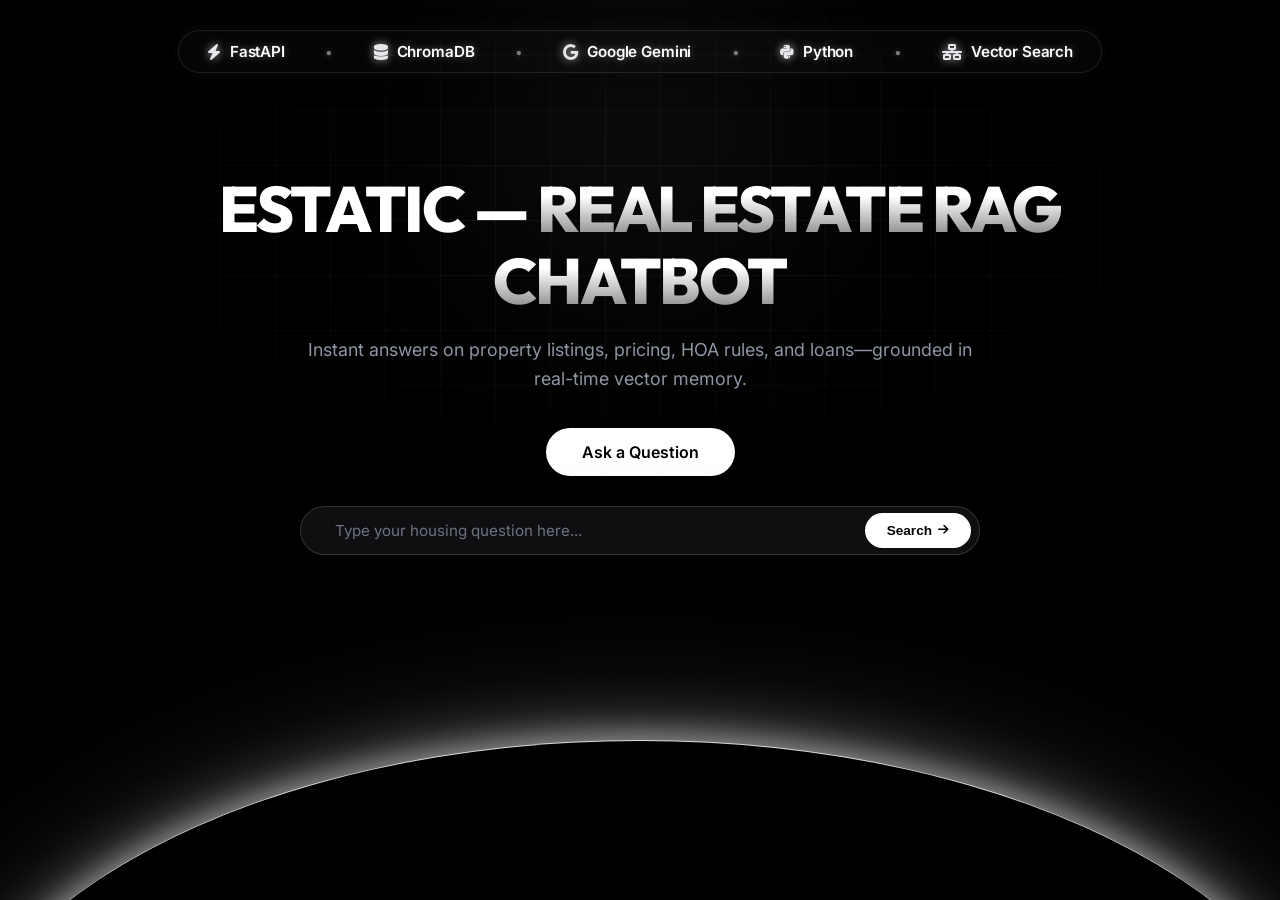
<file: frontend/index.html>
<!DOCTYPE html>
<html lang="en">
<head>
    <meta charset="UTF-8">
    <meta name="viewport" content="width=device-width, initial-scale=1.0">
    <title>Estatic — Real Estate RAG Chatbot</title>
    <!-- Modern Google Fonts: Outfit (Headings/Logo) & Inter (Body) -->
    <link rel="preconnect" href="https://fonts.googleapis.com">
    <link rel="preconnect" href="https://fonts.gstatic.com" crossorigin>
    <link href="https://fonts.googleapis.com/css2?family=Outfit:wght@600;700;800;900&family=Inter:wght@400;500;600;700;800&family=JetBrains+Mono:wght@400;500&display=swap" rel="stylesheet">
    <link rel="stylesheet" href="https://cdnjs.cloudflare.com/ajax/libs/font-awesome/6.5.1/css/all.min.css">
    <style>
        :root {
            --bg-black: #000000;
            --text-white: #ffffff;
            --text-muted: #8e95a5;
            --pill-border: rgba(255, 255, 255, 0.16);
            --brand-font: 'Outfit', sans-serif;
            --body-font: 'Inter', -apple-system, BlinkMacSystemFont, sans-serif;
            --code-font: 'JetBrains Mono', monospace;
        }

        * {
            box-sizing: border-box;
            margin: 0;
            padding: 0;
        }

        body {
            background-color: var(--bg-black);
            color: var(--text-white);
            font-family: var(--body-font);
            min-height: 100vh;
            overflow-x: hidden;
            position: relative;
            display: flex;
            flex-direction: column;
            align-items: center;
        }

        /* Perspective Grid Background */
        .grid-background {
            position: absolute;
            top: 0;
            left: 50%;
            transform: translateX(-50%);
            width: 100%;
            max-width: 1300px;
            height: 650px;
            background-image: 
                linear-gradient(to right, rgba(255, 255, 255, 0.045) 1px, transparent 1px),
                linear-gradient(to bottom, rgba(255, 255, 255, 0.045) 1px, transparent 1px);
            background-size: 55px 55px;
            mask-image: radial-gradient(ellipse 65% 55% at 50% 35%, black 25%, transparent 80%);
            -webkit-mask-image: radial-gradient(ellipse 65% 55% at 50% 35%, black 25%, transparent 80%);
            pointer-events: none;
            z-index: 1;
        }

        /* Ambient spotlight */
        .ambient-spotlight {
            position: absolute;
            top: 15%;
            left: 50%;
            transform: translate(-50%, -50%);
            width: 600px;
            height: 450px;
            background: radial-gradient(circle, rgba(255, 255, 255, 0.06) 0%, transparent 70%);
            filter: blur(80px);
            pointer-events: none;
            z-index: 1;
        }

        /* Main Page Layout Container */
        .page-container {
            width: 100%;
            max-width: 1320px;
            padding: 16px 24px 140px;
            position: relative;
            z-index: 2;
            display: flex;
            flex-direction: column;
            align-items: center;
        }

        /* Top Tech Stack Bar: 75% Width, Centered (12.5% on left and right) */
        .top-tech-bar {
            width: 75%;
            margin: 14px auto 30px;
            display: flex;
            align-items: center;
            justify-content: space-between;
            padding: 11px 28px;
            background: rgba(255, 255, 255, 0.02);
            border: 1px solid rgba(255, 255, 255, 0.1);
            border-radius: 9999px;
            box-shadow: 
                0 0 16px rgba(255, 255, 255, 0.04),
                0 4px 25px rgba(0, 0, 0, 0.5);
        }

        .tech-item {
            display: flex;
            align-items: center;
            gap: 8px;
            font-size: 0.88rem;
            font-weight: 500;
            color: #e5e7eb;
            letter-spacing: -0.01em;
            text-shadow: 0 0 8px rgba(255, 255, 255, 0.35);
            transition: all 0.2s;
        }

        .tech-item:hover {
            color: #ffffff;
            text-shadow: 0 0 12px rgba(255, 255, 255, 0.6);
        }

        .tech-item i {
            font-size: 0.92rem;
            color: #e5e7eb;
            filter: drop-shadow(0 0 5px rgba(255, 255, 255, 0.3));
        }

        .tech-separator {
            color: rgba(255, 255, 255, 0.45);
            font-size: 0.85rem;
            text-shadow: 0 0 6px rgba(255, 255, 255, 0.3);
        }

        /* Hero Content: Pushed down comfortably */
        .hero-section {
            display: flex;
            flex-direction: column;
            align-items: center;
            text-align: center;
            max-width: 980px;
            width: 100%;
            margin-top: 70px;
        }

        /* Top Pill Badge */
        .hero-pill {
            display: inline-flex;
            align-items: center;
            gap: 9px;
            background: rgba(255, 255, 255, 0.03);
            border: 1px solid var(--pill-border);
            padding: 6px 20px;
            border-radius: 9999px;
            font-size: 0.82rem;
            font-weight: 500;
            color: #e5e7eb;
            margin-bottom: 26px;
            letter-spacing: -0.01em;
        }

        .pill-dot {
            width: 6px;
            height: 6px;
            background-color: #10b981;
            border-radius: 50%;
            box-shadow: 0 0 8px #10b981;
        }

        /* Main Headline */
        .hero-headline {
            font-family: var(--brand-font);
            font-size: 4rem;
            font-weight: 800;
            letter-spacing: -0.035em;
            line-height: 1.12;
            margin-bottom: 20px;
            color: #ffffff;
            text-transform: uppercase;
        }

        .headline-gradient {
            background: linear-gradient(180deg, #ffffff 35%, rgba(255, 255, 255, 0.4) 100%);
            -webkit-background-clip: text;
            -webkit-text-fill-color: transparent;
        }

        /* Subtitle */
        .hero-subtitle {
            font-size: 1.12rem;
            color: var(--text-muted);
            max-width: 680px;
            line-height: 1.6;
            margin-bottom: 34px;
            font-weight: 400;
        }

        /* Centered Single Action Button: "Ask a Question" */
        .cta-group {
            display: flex;
            justify-content: center;
            align-items: center;
            margin-bottom: 30px;
        }

        .btn-launch {
            background-color: #ffffff;
            color: #000000;
            font-family: var(--body-font);
            font-weight: 600;
            font-size: 1rem;
            padding: 14px 36px;
            border-radius: 9999px;
            border: none;
            cursor: pointer;
            text-decoration: none;
            transition: opacity 0.2s, transform 0.15s;
        }

        .btn-launch:hover {
            opacity: 0.92;
            transform: scale(1.02);
        }

        /* Search input bar */
        .search-console {
            width: 100%;
            max-width: 680px;
            background: rgba(18, 18, 22, 0.85);
            border: 1px solid rgba(255, 255, 255, 0.15);
            border-radius: 9999px;
            padding: 6px 8px 6px 22px;
            display: flex;
            align-items: center;
            gap: 12px;
            box-shadow: 0 10px 40px rgba(0, 0, 0, 0.7);
            margin-bottom: 44px;
            transition: border-color 0.2s, box-shadow 0.2s;
        }

        .search-console:focus-within {
            border-color: rgba(255, 255, 255, 0.4);
            box-shadow: 0 0 30px rgba(255, 255, 255, 0.1);
        }

        .search-input {
            flex: 1;
            background: transparent;
            border: none;
            outline: none;
            color: #ffffff;
            font-size: 0.95rem;
            font-family: var(--body-font);
        }

        .search-input::placeholder {
            color: #6b7280;
        }

        .search-submit-btn {
            background: #ffffff;
            color: #000000;
            border: none;
            border-radius: 9999px;
            padding: 10px 22px;
            font-weight: 600;
            font-size: 0.85rem;
            cursor: pointer;
            display: flex;
            align-items: center;
            gap: 6px;
            transition: opacity 0.15s;
        }

        .search-submit-btn:hover {
            opacity: 0.9;
        }

        .search-submit-btn:disabled {
            opacity: 0.4;
            cursor: not-allowed;
        }

        /* Result Container */
        .response-container {
            width: 100%;
            max-width: 820px;
            display: none;
            background: rgba(14, 14, 18, 0.9);
            border: 1px solid rgba(255, 255, 255, 0.12);
            border-radius: 20px;
            padding: 24px;
            text-align: left;
            margin-bottom: 50px;
            box-shadow: 0 15px 50px rgba(0, 0, 0, 0.8);
        }

        .response-header {
            display: flex;
            justify-content: space-between;
            align-items: center;
            padding-bottom: 12px;
            margin-bottom: 16px;
            border-bottom: 1px solid rgba(255, 255, 255, 0.08);
            font-size: 0.85rem;
            color: #9ca3af;
        }

        .response-text {
            font-size: 1rem;
            line-height: 1.7;
            color: #e5e7eb;
            white-space: pre-wrap;
            margin-bottom: 20px;
        }

        .chunks-title {
            font-size: 0.78rem;
            font-weight: 700;
            text-transform: uppercase;
            letter-spacing: 0.05em;
            color: #9ca3af;
            margin-bottom: 10px;
        }

        .chunk-box {
            background: rgba(0, 0, 0, 0.6);
            border: 1px solid rgba(255, 255, 255, 0.08);
            border-radius: 8px;
            padding: 10px 14px;
            font-size: 0.78rem;
            font-family: var(--code-font);
            color: #cbd5e1;
            margin-bottom: 8px;
            white-space: pre-wrap;
        }

        .chunk-box.prop { border-left: 3px solid #a855f7; }
        .chunk-box.kb { border-left: 3px solid #10b981; }

        /* Subtle Tech Stack Row (Matches the original Sisyphus / Layers aesthetic) */
        .tech-logos {
            display: flex;
            align-items: center;
            justify-content: center;
            gap: 48px;
            flex-wrap: wrap;
            opacity: 0.38;
            transition: opacity 0.3s;
        }

        .tech-logos:hover {
            opacity: 0.75;
        }

        .tech-item {
            display: flex;
            align-items: center;
            gap: 9px;
            font-size: 0.95rem;
            font-weight: 600;
            color: #ffffff;
            letter-spacing: -0.01em;
        }

        .tech-item i {
            font-size: 1rem;
        }

        /* Bottom Glowing Planet Horizon Arc */
        .bottom-planet-arc {
            position: fixed;
            bottom: -220px;
            left: 50%;
            transform: translateX(-50%);
            width: 1400px;
            height: 380px;
            border-radius: 50% / 100% 100% 0 0;
            background: #000000;
            box-shadow: 
                0 -4px 30px rgba(255, 255, 255, 0.45),
                0 -12px 60px rgba(255, 255, 255, 0.25),
                0 -35px 120px rgba(255, 255, 255, 0.12);
            border-top: 1.5px solid rgba(255, 255, 255, 0.85);
            pointer-events: none;
            z-index: 1;
        }

        @media (max-width: 768px) {
            .hero-headline {
                font-size: 2.4rem;
            }
            .tech-logos {
                gap: 24px;
            }
        }
    </style>
</head>
<body>
    <!-- Subtle Grid Background & Ambient Lighting -->
    <div class="grid-background"></div>
    <div class="ambient-spotlight"></div>

    <div class="page-container">
        <!-- Top Tech Stack Bar: Spans 75% centered with 12.5% margin on both sides -->
        <div class="top-tech-bar">
            <div class="tech-item"><i class="fa-solid fa-bolt"></i> <span>FastAPI</span></div>
            <span class="tech-separator">•</span>
            <div class="tech-item"><i class="fa-solid fa-database"></i> <span>ChromaDB</span></div>
            <span class="tech-separator">•</span>
            <div class="tech-item"><i class="fa-brands fa-google"></i> <span>Google Gemini</span></div>
            <span class="tech-separator">•</span>
            <div class="tech-item"><i class="fa-brands fa-python"></i> <span>Python</span></div>
            <span class="tech-separator">•</span>
            <div class="tech-item"><i class="fa-solid fa-network-wired"></i> <span>Vector Search</span></div>
        </div>

        <!-- Main Hero -->
        <section class="hero-section">
            <!-- Headline: ESTATIC - REAL ESTATE RAG CHATBOT -->
            <h1 class="hero-headline">
                Estatic — <span class="headline-gradient">Real Estate RAG Chatbot</span>
            </h1>

            <!-- Subtitle: Balances visual weight -->
            <p class="hero-subtitle">
                Instant answers on property listings, pricing, HOA rules, and loans—grounded in real-time vector memory.
            </p>

            <!-- Centered Action Button: Ask a Question -->
            <div class="cta-group">
                <button class="btn-launch" onclick="focusSearch()">Ask a Question</button>
            </div>

            <!-- Integrated Search Console -->
            <div class="search-console">
                <i class="fa-solid fa-sparkles" style="color: #6b7280; font-size: 0.9rem;"></i>
                <input type="text" id="ragQueryInput" class="search-input" placeholder="Type your housing question here..." autocomplete="off">
                <button class="search-submit-btn" id="submitQueryBtn" onclick="executeRAG()">
                    <span id="btnText">Search</span>
                    <i class="fa-solid fa-arrow-right" style="font-size: 0.75rem;"></i>
                </button>
            </div>

            <!-- Expandable Response Container -->
            <div class="response-container" id="responseBox">
                <div class="response-header">
                    <span><i class="fa-solid fa-robot" style="margin-right: 6px;"></i> Response</span>
                    <span id="latencyTag">Gemini-2.5-Flash</span>
                </div>
                <div class="response-text" id="answerDisplay"></div>
                
                <div class="chunks-title"><i class="fa-solid fa-database" style="margin-right: 6px;"></i> Retrieved Context Chunks</div>
                <div id="chunksDisplay"></div>
            </div>
        </section>
    </div>

    <!-- Glowing Planetary Horizon Arc at Bottom -->
    <div class="bottom-planet-arc"></div>

    <script>
        const BACKEND_URL = "http://127.0.0.1:8000";

        function focusSearch() {
            const input = document.getElementById("ragQueryInput");
            input.focus();
            input.scrollIntoView({ behavior: 'smooth', block: 'center' });
        }

        async function executeRAG() {
            const input = document.getElementById("ragQueryInput");
            const query = input.value.trim();
            if (!query) return;

            const btn = document.getElementById("submitQueryBtn");
            const btnText = document.getElementById("btnText");
            const resBox = document.getElementById("responseBox");
            const answerDisplay = document.getElementById("answerDisplay");
            const chunksDisplay = document.getElementById("chunksDisplay");
            const latencyTag = document.getElementById("latencyTag");

            btn.disabled = true;
            btnText.textContent = "Searching...";
            resBox.style.display = "block";
            answerDisplay.innerHTML = `<span style="color:#9ca3af; font-style: italic;"><i class="fa-solid fa-circle-notch fa-spin"></i> Retrieving & generating...</span>`;
            chunksDisplay.innerHTML = "";

            const startTime = performance.now();

            try {
                const res = await fetch(`${BACKEND_URL}/api/chat`, {
                    method: "POST",
                    headers: { "Content-Type": "application/json" },
                    body: JSON.stringify({ query: query })
                });

                if (!res.ok) throw new Error(`HTTP Error ${res.status}`);

                const data = await res.json();
                const latency = Math.round(performance.now() - startTime);

                latencyTag.textContent = `${latency}ms`;
                answerDisplay.textContent = data.answer;

                const props = data.retrieved_context.properties || [];
                const kb = data.retrieved_context.knowledge_chunks || [];

                let chunksHtml = "";
                props.forEach((item, idx) => {
                    chunksHtml += `
                        <div class="chunk-box prop">
                            <strong style="color: #c084fc;">[Property Listing #${idx + 1}]</strong>\n${escapeHtml(item)}
                        </div>`;
                });

                kb.forEach((chunk, idx) => {
                    chunksHtml += `
                        <div class="chunk-box kb">
                            <strong style="color: #34d399;">[Knowledge Base Chunk #${idx + 1}]</strong>\n${escapeHtml(chunk)}
                        </div>`;
                });

                chunksDisplay.innerHTML = chunksHtml || `<div style="color: #6b7280;">No chunks matched.</div>`;

            } catch (err) {
                answerDisplay.innerHTML = `<span style="color:#ef4444;"><i class="fa-solid fa-circle-exclamation"></i> Error: ${err.message}. Ensure backend is running on port 8000.</span>`;
            } finally {
                btn.disabled = false;
                btnText.textContent = "Search";
            }
        }

        function escapeHtml(str) {
            return str.replace(/&/g, "&amp;").replace(/</g, "&lt;").replace(/>/g, "&gt;");
        }

        document.getElementById("ragQueryInput").addEventListener("keypress", (e) => {
            if (e.key === "Enter") executeRAG();
        });
    </script>
</body>
</html>
</file>
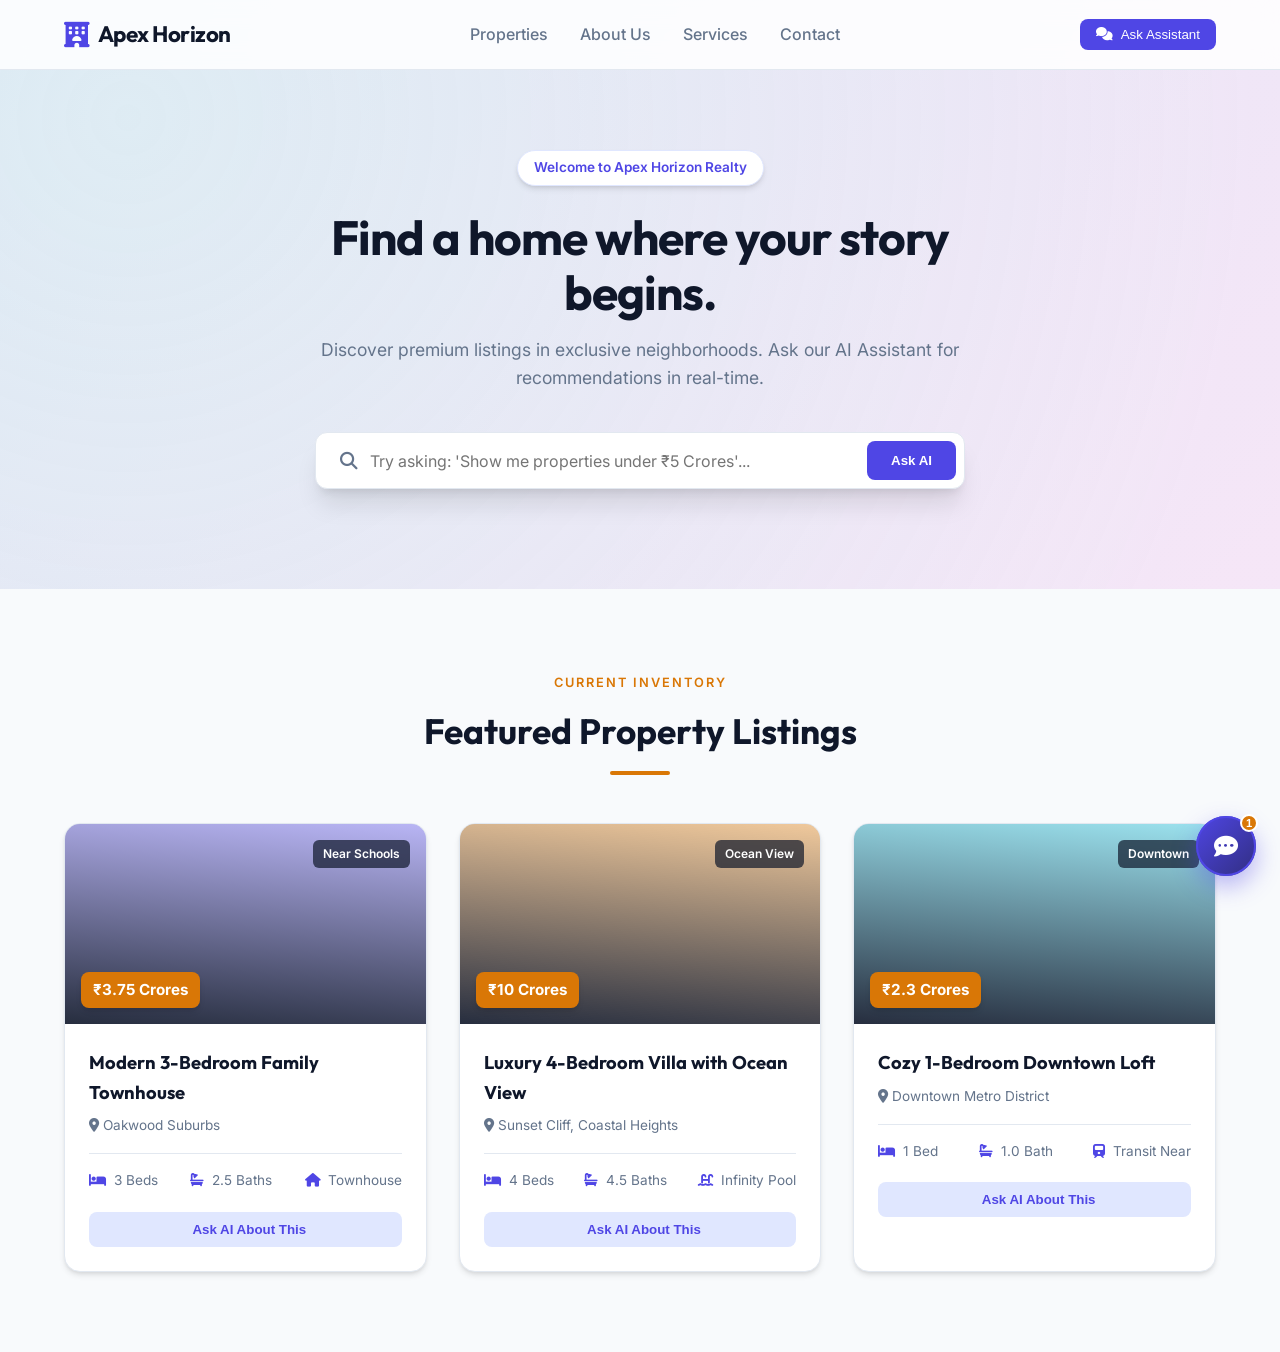
<file: frontend/index_backup.html>
<!DOCTYPE html>
<html lang="en">
<head>
    <meta charset="UTF-8">
    <meta name="viewport" content="width=device-width, initial-scale=1.0">
    <title>Apex Horizon Realty | Luxury & Modern Properties</title>
    <!-- Google Fonts for premium typography -->
    <link rel="preconnect" href="https://fonts.googleapis.com">
    <link rel="preconnect" href="https://fonts.gstatic.com" crossorigin>
    <link href="https://fonts.googleapis.com/css2?family=Inter:wght@300;400;500;600;700&family=Outfit:wght@400;500;600;700;800&display=swap" rel="stylesheet">
    <!-- FontAwesome for icons -->
    <link rel="stylesheet" href="https://cdnjs.cloudflare.com/ajax/libs/font-awesome/6.4.0/css/all.min.css">
    <!-- Custom Stylesheet -->
    <link rel="stylesheet" href="widget.css">
</head>
<body>

    <!-- 1. Header & Navigation -->
    <header class="navbar">
        <div class="nav-container">
            <a href="#" class="nav-logo">
                <i class="fa-solid fa-hotel logo-icon"></i>
                <span>Apex Horizon</span>
            </a>
            <nav class="nav-menu">
                <a href="#listings" class="nav-link">Properties</a>
                <a href="#about" class="nav-link">About Us</a>
                <a href="#services" class="nav-link">Services</a>
                <a href="#contact" class="nav-link">Contact</a>
            </nav>
            <button class="nav-cta" onclick="toggleChat(true)">
                <i class="fa-solid fa-comments"></i> Ask Assistant
            </button>
        </div>
    </header>

    <!-- 2. Hero Section -->
    <section class="hero-section">
        <div class="hero-overlay"></div>
        <div class="hero-content">
            <span class="hero-tag">Welcome to Apex Horizon Realty</span>
            <h1 class="hero-title">Find a home where your story begins.</h1>
            <p class="hero-subtitle">Discover premium listings in exclusive neighborhoods. Ask our AI Assistant for recommendations in real-time.</p>
            
            <!-- Hero Search bar - Integrated with AI Chatbot! -->
            <div class="search-bar-container">
                <div class="search-input-wrapper">
                    <i class="fa-solid fa-magnifying-glass search-icon"></i>
                    <input type="text" id="heroSearchInput" placeholder="Try asking: 'Show me properties under ₹5 Crores'...">
                </div>
                <button class="search-btn" id="heroSearchBtn">Ask AI</button>
            </div>
        </div>
    </section>

    <!-- 3. Featured Property Listings -->
    <section class="listings-section" id="listings">
        <div class="section-header">
            <span class="section-tag">Current Inventory</span>
            <h2 class="section-title">Featured Property Listings</h2>
            <div class="accent-line"></div>
        </div>

        <div class="listings-grid">
            <!-- Property 1 -->
            <div class="property-card">
                <div class="property-image-placeholder prop-img-townhouse">
                    <span class="badge-price">₹3.75 Crores</span>
                    <span class="badge-tag">Near Schools</span>
                </div>
                <div class="property-details">
                    <h3 class="property-title">Modern 3-Bedroom Family Townhouse</h3>
                    <p class="property-location"><i class="fa-solid fa-location-dot"></i> Oakwood Suburbs</p>
                    <div class="property-features">
                        <span><i class="fa-solid fa-bed"></i> 3 Beds</span>
                        <span><i class="fa-solid fa-bath"></i> 2.5 Baths</span>
                        <span><i class="fa-solid fa-house"></i> Townhouse</span>
                    </div>
                    <button class="card-btn" onclick="askAIChat('Tell me more about the Modern 3-Bedroom Family Townhouse in Oakwood Suburbs')">
                        <i class="fa-solid fa-sparkles"></i> Ask AI About This
                    </button>
                </div>
            </div>

            <!-- Property 2 -->
            <div class="property-card">
                <div class="property-image-placeholder prop-img-villa">
                    <span class="badge-price">₹10 Crores</span>
                    <span class="badge-tag">Ocean View</span>
                </div>
                <div class="property-details">
                    <h3 class="property-title">Luxury 4-Bedroom Villa with Ocean View</h3>
                    <p class="property-location"><i class="fa-solid fa-location-dot"></i> Sunset Cliff, Coastal Heights</p>
                    <div class="property-features">
                        <span><i class="fa-solid fa-bed"></i> 4 Beds</span>
                        <span><i class="fa-solid fa-bath"></i> 4.5 Baths</span>
                        <span><i class="fa-solid fa-swimming-pool"></i> Infinity Pool</span>
                    </div>
                    <button class="card-btn" onclick="askAIChat('Can you describe the Luxury 4-Bedroom Villa with Ocean View?')">
                        <i class="fa-solid fa-sparkles"></i> Ask AI About This
                    </button>
                </div>
            </div>

            <!-- Property 3 -->
            <div class="property-card">
                <div class="property-image-placeholder prop-img-loft">
                    <span class="badge-price">₹2.3 Crores</span>
                    <span class="badge-tag">Downtown</span>
                </div>
                <div class="property-details">
                    <h3 class="property-title">Cozy 1-Bedroom Downtown Loft</h3>
                    <p class="property-location"><i class="fa-solid fa-location-dot"></i> Downtown Metro District</p>
                    <div class="property-features">
                        <span><i class="fa-solid fa-bed"></i> 1 Bed</span>
                        <span><i class="fa-solid fa-bath"></i> 1.0 Bath</span>
                        <span><i class="fa-solid fa-train"></i> Transit Near</span>
                    </div>
                    <button class="card-btn" onclick="askAIChat('What features does the Cozy 1-Bedroom Downtown Loft have?')">
                        <i class="fa-solid fa-sparkles"></i> Ask AI About This
                    </button>
                </div>
            </div>
        </div>
    </section>

    <!-- 4. RAG Chatbot Widget Interface -->
    <!-- Floating Chat Trigger Button -->
    <button class="chat-trigger-btn" id="chatTrigger" onclick="toggleChat()">
        <span class="pulse-ring"></span>
        <i class="fa-solid fa-comment-dots text-icon"></i>
        <i class="fa-solid fa-xmark close-icon hidden"></i>
        <span class="notification-badge">1</span>
    </button>

    <!-- Chat Drawer Panel -->
    <div class="chat-drawer" id="chatDrawer">
        <!-- Chat Header -->
        <div class="chat-header">
            <div class="chat-agent-info">
                <div class="agent-avatar">
                    <i class="fa-solid fa-robot"></i>
                    <span class="status-dot online"></span>
                </div>
                <div class="agent-text">
                    <h4>Apex Horizon Concierge</h4>
                    <p>AI RAG Search Assistant</p>
                </div>
            </div>
            <button class="chat-close-btn" onclick="toggleChat(false)">
                <i class="fa-solid fa-minus"></i>
            </button>
        </div>

        <!-- Chat Output Messages Feed -->
        <div class="chat-messages" id="chatMessages">
            <div class="msg-bubble bot">
                <div class="message-content">
                    <p>Hello! I am your AI assistant. I can search our active property database and answer questions about locations, pricing, features, or buying rules. How can I help you find your dream home today?</p>
                </div>
                <span class="msg-timestamp">Just now</span>
            </div>
        </div>

        <!-- Suggestion Chips (Predefined Queries) -->
        <div class="suggestion-chips" id="suggestionChips">
            <button class="chip" onclick="askAIChat('Show me 3-bedroom family townhouses')">🏡 3-Bed Townhouse</button>
            <button class="chip" onclick="askAIChat('Do you have properties with pools or ocean views?')">🌊 Ocean View & Pool</button>
            <button class="chip" onclick="askAIChat('Are there any listings under $300,000?')">💰 Under $300k</button>
            <button class="chip" onclick="askAIChat('I want a quiet cottage with a large backyard')">🌳 Cottage with Yard</button>
        </div>

        <!-- Chat Input Form -->
        <div class="chat-input-area">
            <form id="chatForm" onsubmit="handleChatSubmit(event)">
                <input type="text" id="chatInputField" placeholder="Type a message..." autocomplete="off">
                <button type="submit" class="chat-send-btn" id="chatSendBtn">
                    <i class="fa-solid fa-paper-plane"></i>
                </button>
            </form>
        </div>
    </div>

    <!-- Custom Javascript Widget Logic -->
    <script src="widget.js"></script>
</body>
</html>
</file>
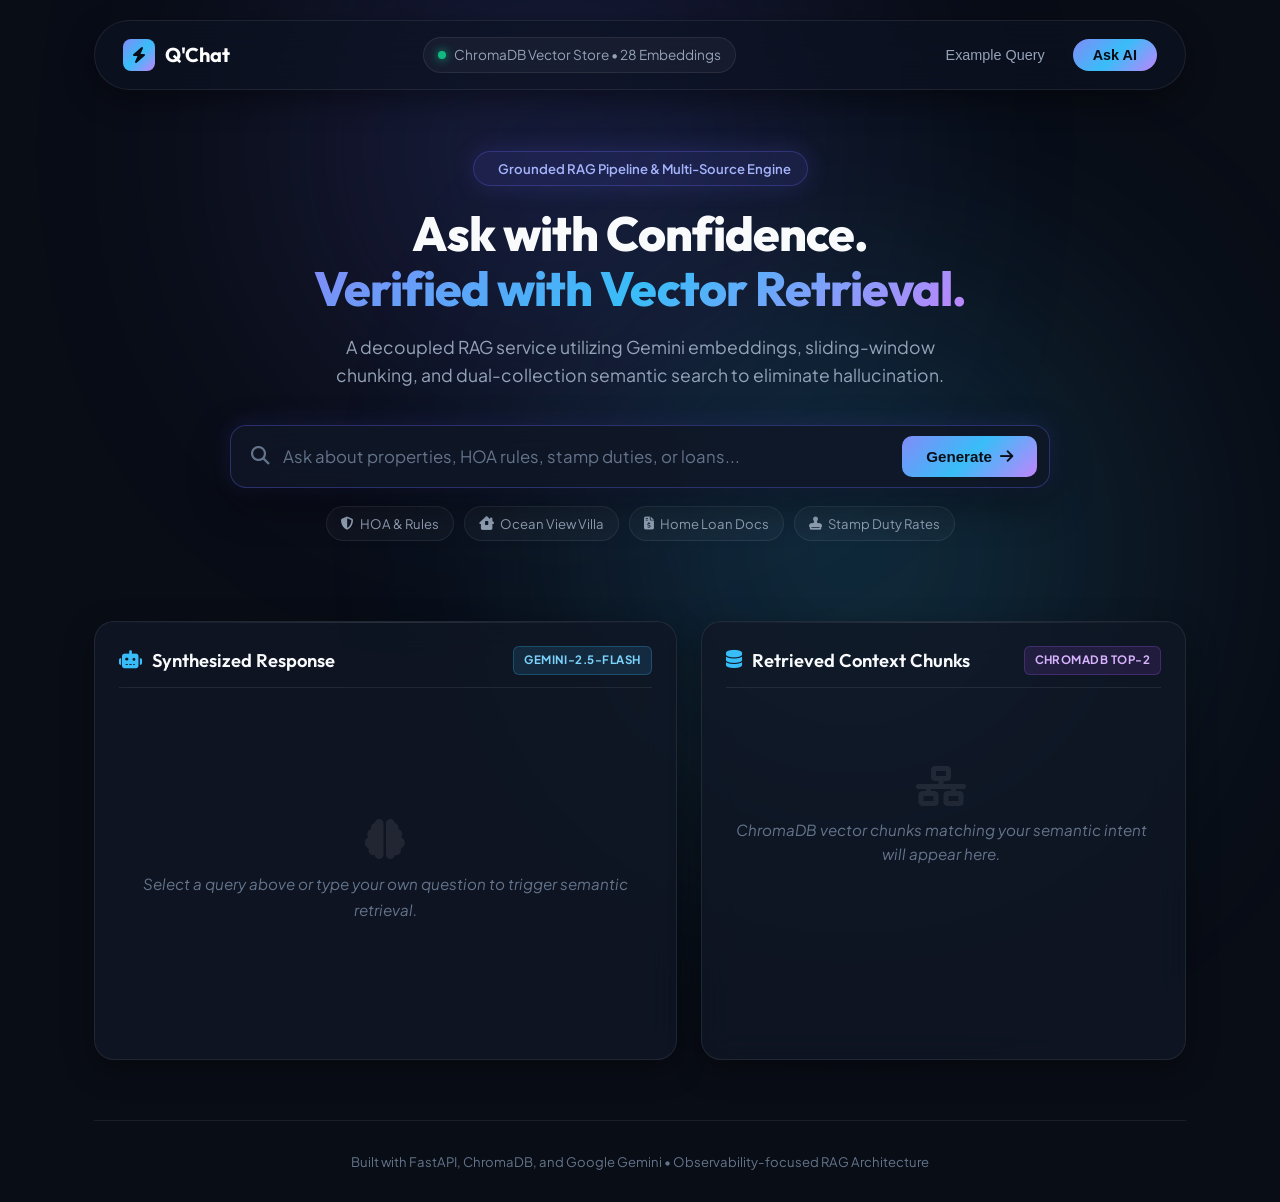
<file: frontend/index_dribbble.html>
<!DOCTYPE html>
<html lang="en">
<head>
    <meta charset="UTF-8">
    <meta name="viewport" content="width=device-width, initial-scale=1.0">
    <title>Q'Chat — Intelligent Real Estate RAG Engine</title>
    <!-- Modern Google Typography -->
    <link rel="preconnect" href="https://fonts.googleapis.com">
    <link rel="preconnect" href="https://fonts.gstatic.com" crossorigin>
    <link href="https://fonts.googleapis.com/css2?family=Outfit:wght@400;500;600;700;800&family=Plus+Jakarta+Sans:wght@400;500;600;700&family=Fira+Code:wght@400;500&display=swap" rel="stylesheet">
    <!-- FontAwesome for sleek icons -->
    <link rel="stylesheet" href="https://cdnjs.cloudflare.com/ajax/libs/font-awesome/6.5.1/css/all.min.css">
    <style>
        :root {
            --bg: #090d16;
            --bg-secondary: #0d1322;
            --card-bg: rgba(16, 23, 38, 0.75);
            --card-hover: rgba(22, 31, 50, 0.85);
            --border: rgba(255, 255, 255, 0.08);
            --border-highlight: rgba(99, 102, 241, 0.35);
            --text-primary: #f8fafc;
            --text-secondary: #94a3b8;
            --text-muted: #64748b;
            --gradient-primary: linear-gradient(135deg, #818cf8 0%, #38bdf8 50%, #c084fc 100%);
            --gradient-card: linear-gradient(180deg, rgba(255, 255, 255, 0.04) 0%, rgba(255, 255, 255, 0.01) 100%);
            --accent-glow: rgba(99, 102, 241, 0.18);
            --cyan-glow: rgba(56, 189, 248, 0.18);
            --prop-color: #a855f7;
            --kb-color: #10b981;
        }

        * {
            box-sizing: border-box;
            margin: 0;
            padding: 0;
        }

        body {
            font-family: 'Plus Jakarta Sans', sans-serif;
            background-color: var(--bg);
            color: var(--text-primary);
            line-height: 1.6;
            min-height: 100vh;
            overflow-x: hidden;
            position: relative;
        }

        /* Ambient Glow Backgrounds */
        .ambient-glow {
            position: fixed;
            width: 600px;
            height: 600px;
            border-radius: 50%;
            filter: blur(140px);
            pointer-events: none;
            z-index: 0;
            opacity: 0.45;
        }

        .glow-1 {
            top: -150px;
            left: 20%;
            background: radial-gradient(circle, #6366f1 0%, transparent 70%);
        }

        .glow-2 {
            top: 250px;
            right: 10%;
            background: radial-gradient(circle, #38bdf8 0%, transparent 70%);
        }

        /* Container */
        .container {
            max-width: 1140px;
            margin: 0 auto;
            padding: 0 24px;
            position: relative;
            z-index: 1;
        }

        /* Floating Glass Navbar */
        .navbar {
            display: flex;
            justify-content: space-between;
            align-items: center;
            padding: 16px 28px;
            margin-top: 20px;
            margin-bottom: 40px;
            background: rgba(13, 19, 34, 0.65);
            backdrop-filter: blur(20px);
            border: 1px solid var(--border);
            border-radius: 100px;
            box-shadow: 0 10px 30px rgba(0, 0, 0, 0.4);
        }

        .brand-logo {
            display: flex;
            align-items: center;
            gap: 10px;
            font-family: 'Outfit', sans-serif;
            font-size: 1.25rem;
            font-weight: 700;
            color: #fff;
            text-decoration: none;
        }

        .brand-logo-icon {
            width: 32px;
            height: 32px;
            background: var(--gradient-primary);
            border-radius: 8px;
            display: flex;
            align-items: center;
            justify-content: center;
            color: #090d16;
            font-size: 1rem;
        }

        .nav-status {
            display: flex;
            align-items: center;
            gap: 8px;
            font-size: 0.85rem;
            color: var(--text-secondary);
            background: rgba(255, 255, 255, 0.04);
            padding: 6px 14px;
            border-radius: 50px;
            border: 1px solid var(--border);
        }

        .status-dot {
            width: 8px;
            height: 8px;
            background-color: #10b981;
            border-radius: 50%;
            box-shadow: 0 0 10px #10b981;
        }

        .nav-actions {
            display: flex;
            align-items: center;
            gap: 12px;
        }

        .btn-ghost {
            background: transparent;
            color: var(--text-secondary);
            border: none;
            padding: 8px 16px;
            font-size: 0.9rem;
            font-weight: 500;
            cursor: pointer;
            transition: color 0.2s;
        }

        .btn-ghost:hover {
            color: #fff;
        }

        .btn-primary {
            background: var(--gradient-primary);
            color: #090d16;
            font-weight: 600;
            font-size: 0.9rem;
            padding: 8px 20px;
            border-radius: 50px;
            border: none;
            cursor: pointer;
            transition: transform 0.2s, box-shadow 0.2s;
        }

        .btn-primary:hover {
            transform: translateY(-1px);
            box-shadow: 0 4px 20px rgba(56, 189, 248, 0.35);
        }

        /* Hero Section */
        .hero {
            text-align: center;
            padding: 20px 0 40px;
        }

        .pill-badge {
            display: inline-flex;
            align-items: center;
            gap: 8px;
            background: rgba(99, 102, 241, 0.12);
            border: 1px solid rgba(99, 102, 241, 0.3);
            padding: 6px 16px;
            border-radius: 100px;
            font-size: 0.82rem;
            font-weight: 600;
            color: #a5b4fc;
            margin-bottom: 20px;
            box-shadow: 0 0 25px rgba(99, 102, 241, 0.2);
        }

        .hero-title {
            font-family: 'Outfit', sans-serif;
            font-size: 3rem;
            font-weight: 800;
            line-height: 1.15;
            margin-bottom: 16px;
            letter-spacing: -0.02em;
        }

        .text-gradient {
            background: var(--gradient-primary);
            -webkit-background-clip: text;
            -webkit-text-fill-color: transparent;
        }

        .hero-subtitle {
            font-size: 1.1rem;
            color: var(--text-secondary);
            max-width: 620px;
            margin: 0 auto 36px;
            line-height: 1.6;
        }

        /* Q'Chat Command Center Box */
        .command-bar-wrapper {
            max-width: 820px;
            margin: 0 auto 40px;
            position: relative;
        }

        .command-bar {
            background: rgba(16, 23, 38, 0.85);
            backdrop-filter: blur(24px);
            border: 1px solid var(--border-highlight);
            border-radius: 16px;
            padding: 10px 12px 10px 20px;
            display: flex;
            align-items: center;
            gap: 14px;
            box-shadow: 0 15px 40px rgba(0, 0, 0, 0.45), 0 0 25px var(--accent-glow);
            transition: all 0.3s cubic-bezier(0.16, 1, 0.3, 1);
        }

        .command-bar:focus-within {
            border-color: #38bdf8;
            box-shadow: 0 15px 50px rgba(0, 0, 0, 0.55), 0 0 35px var(--cyan-glow);
        }

        .search-icon {
            color: var(--text-muted);
            font-size: 1.15rem;
        }

        .command-input {
            flex: 1;
            background: transparent;
            border: none;
            outline: none;
            color: #fff;
            font-size: 1.05rem;
            font-family: inherit;
        }

        .command-input::placeholder {
            color: var(--text-muted);
        }

        .execute-btn {
            background: var(--gradient-primary);
            color: #090d16;
            border: none;
            border-radius: 10px;
            padding: 12px 24px;
            font-weight: 600;
            font-size: 0.95rem;
            cursor: pointer;
            display: flex;
            align-items: center;
            gap: 8px;
            transition: all 0.2s ease;
        }

        .execute-btn:hover {
            opacity: 0.92;
            transform: scale(1.02);
        }

        .execute-btn:disabled {
            opacity: 0.4;
            cursor: not-allowed;
            transform: none;
        }

        /* Query Suggestion Pills */
        .query-pills {
            display: flex;
            justify-content: center;
            gap: 10px;
            flex-wrap: wrap;
            margin-top: 18px;
        }

        .query-pill {
            background: rgba(255, 255, 255, 0.03);
            border: 1px solid var(--border);
            border-radius: 50px;
            padding: 6px 14px;
            font-size: 0.82rem;
            color: var(--text-secondary);
            cursor: pointer;
            transition: all 0.2s;
            display: flex;
            align-items: center;
            gap: 6px;
        }

        .query-pill:hover {
            background: rgba(99, 102, 241, 0.12);
            color: #f8fafc;
            border-color: rgba(99, 102, 241, 0.35);
            transform: translateY(-1px);
        }

        /* Main Workspace Canvas (Dual Pane) */
        .workspace-grid {
            display: grid;
            grid-template-columns: 1.2fr 1fr;
            gap: 24px;
            margin-bottom: 60px;
        }

        @media (max-width: 900px) {
            .workspace-grid {
                grid-template-columns: 1fr;
            }
            .hero-title {
                font-size: 2.3rem;
            }
        }

        .glass-panel {
            background: var(--card-bg);
            backdrop-filter: blur(16px);
            border: 1px solid var(--border);
            border-radius: 20px;
            padding: 24px;
            box-shadow: 0 10px 30px rgba(0, 0, 0, 0.35);
            display: flex;
            flex-direction: column;
            position: relative;
            overflow: hidden;
        }

        .glass-panel::before {
            content: '';
            position: absolute;
            top: 0;
            left: 0;
            right: 0;
            height: 1px;
            background: linear-gradient(90deg, transparent, rgba(255, 255, 255, 0.12), transparent);
        }

        .panel-header {
            display: flex;
            justify-content: space-between;
            align-items: center;
            margin-bottom: 18px;
            padding-bottom: 12px;
            border-bottom: 1px solid var(--border);
        }

        .panel-title {
            font-family: 'Outfit', sans-serif;
            font-size: 1.15rem;
            font-weight: 600;
            display: flex;
            align-items: center;
            gap: 10px;
        }

        .panel-title i {
            color: #38bdf8;
        }

        .panel-badge {
            font-size: 0.72rem;
            font-weight: 700;
            letter-spacing: 0.04em;
            text-transform: uppercase;
            padding: 4px 10px;
            border-radius: 6px;
        }

        .badge-generation {
            background: rgba(56, 189, 248, 0.12);
            color: #7dd3fc;
            border: 1px solid rgba(56, 189, 248, 0.25);
        }

        .badge-retrieval {
            background: rgba(168, 85, 247, 0.12);
            color: #d8b4fe;
            border: 1px solid rgba(168, 85, 247, 0.25);
        }

        /* Answer Content */
        .answer-box {
            font-size: 1rem;
            color: #e2e8f0;
            line-height: 1.7;
            white-space: pre-wrap;
            flex: 1;
        }

        .empty-placeholder {
            color: var(--text-muted);
            font-size: 0.95rem;
            font-style: italic;
            display: flex;
            flex-direction: column;
            align-items: center;
            justify-content: center;
            height: 220px;
            text-align: center;
            gap: 12px;
        }

        .empty-placeholder i {
            font-size: 2.5rem;
            color: rgba(255, 255, 255, 0.08);
        }

        /* Chunk List */
        .chunk-list {
            display: flex;
            flex-direction: column;
            gap: 14px;
            max-height: 480px;
            overflow-y: auto;
            padding-right: 4px;
        }

        .chunk-list::-webkit-scrollbar {
            width: 5px;
        }

        .chunk-list::-webkit-scrollbar-thumb {
            background: var(--border);
            border-radius: 4px;
        }

        .chunk-card {
            background: rgba(9, 13, 22, 0.6);
            border: 1px solid var(--border);
            border-radius: 12px;
            padding: 14px 16px;
            font-size: 0.86rem;
            position: relative;
            transition: all 0.2s;
        }

        .chunk-card:hover {
            background: rgba(15, 23, 38, 0.8);
            border-color: rgba(255, 255, 255, 0.14);
        }

        .chunk-card.prop {
            border-left: 3px solid var(--prop-color);
        }

        .chunk-card.kb {
            border-left: 3px solid var(--kb-color);
        }

        .chunk-meta {
            display: flex;
            justify-content: space-between;
            align-items: center;
            font-size: 0.72rem;
            font-weight: 600;
            margin-bottom: 8px;
        }

        .chunk-tag-prop { color: var(--prop-color); }
        .chunk-tag-kb { color: var(--kb-color); }

        .chunk-text {
            font-family: 'Fira Code', monospace;
            font-size: 0.8rem;
            color: #cbd5e1;
            line-height: 1.55;
            white-space: pre-wrap;
        }

        /* Loading indicator */
        .spinner {
            display: inline-block;
            width: 16px;
            height: 16px;
            border: 2px solid rgba(9, 13, 22, 0.3);
            border-radius: 50%;
            border-top-color: #090d16;
            animation: spin 0.7s linear infinite;
        }

        @keyframes spin {
            to { transform: rotate(360deg); }
        }

        /* Footer */
        footer {
            text-align: center;
            padding: 30px 0;
            color: var(--text-muted);
            font-size: 0.82rem;
            border-top: 1px solid var(--border);
        }
    </style>
</head>
<body>
    <!-- Ambient Background Lighting -->
    <div class="ambient-glow glow-1"></div>
    <div class="ambient-glow glow-2"></div>

    <div class="container">
        <!-- Floating Navbar -->
        <header class="navbar">
            <a href="#" class="brand-logo">
                <div class="brand-logo-icon">
                    <i class="fa-solid fa-bolt"></i>
                </div>
                <span>Q'Chat</span>
            </a>

            <div class="nav-status">
                <span class="status-dot"></span>
                <span>ChromaDB Vector Store • 28 Embeddings</span>
            </div>

            <div class="nav-actions">
                <button class="btn-ghost" onclick="setQuery('Show me luxury villas with ocean view')">Example Query</button>
                <button class="btn-primary" onclick="document.getElementById('queryInput').focus()">Ask AI</button>
            </div>
        </header>

        <!-- Hero Title Section -->
        <section class="hero">
            <div class="pill-badge">
                <i class="fa-solid fa-sparkles"></i>
                <span>Grounded RAG Pipeline & Multi-Source Engine</span>
            </div>
            <h1 class="hero-title">
                Ask with Confidence.<br>
                <span class="text-gradient">Verified with Vector Retrieval.</span>
            </h1>
            <p class="hero-subtitle">
                A decoupled RAG service utilizing Gemini embeddings, sliding-window chunking, and dual-collection semantic search to eliminate hallucination.
            </p>

            <!-- Q'Chat Centerpiece Command Bar -->
            <div class="command-bar-wrapper">
                <div class="command-bar">
                    <i class="fa-solid fa-magnifying-glass search-icon"></i>
                    <input type="text" id="queryInput" class="command-input" placeholder="Ask about properties, HOA rules, stamp duties, or loans..." autocomplete="off">
                    <button class="execute-btn" id="askBtn" onclick="runRAG()">
                        <span id="btnText">Generate</span>
                        <i class="fa-solid fa-arrow-right" id="btnIcon"></i>
                    </button>
                </div>

                <!-- Instant Filter Suggestion Pills -->
                <div class="query-pills">
                    <span class="query-pill" onclick="setQuery('What is an HOA and how much are the monthly fees?')">
                        <i class="fa-solid fa-shield-halved"></i> HOA & Rules
                    </span>
                    <span class="query-pill" onclick="setQuery('Show me luxury villas with ocean view')">
                        <i class="fa-solid fa-house-chimney-window"></i> Ocean View Villa
                    </span>
                    <span class="query-pill" onclick="setQuery('What documents are required for a home loan in India?')">
                        <i class="fa-solid fa-file-invoice-dollar"></i> Home Loan Docs
                    </span>
                    <span class="query-pill" onclick="setQuery('What is the stamp duty rate in West Bengal?')">
                        <i class="fa-solid fa-stamp"></i> Stamp Duty Rates
                    </span>
                </div>
            </div>
        </section>

        <!-- Main Inspection Canvas -->
        <main class="workspace-grid">
            <!-- 1. LLM Grounded Answer Card -->
            <div class="glass-panel">
                <div class="panel-header">
                    <div class="panel-title">
                        <i class="fa-solid fa-robot"></i>
                        <span>Synthesized Response</span>
                    </div>
                    <span class="panel-badge badge-generation">Gemini-2.5-Flash</span>
                </div>
                <div id="answerArea" class="answer-box">
                    <div class="empty-placeholder">
                        <i class="fa-solid fa-brain"></i>
                        <span>Select a query above or type your own question to trigger semantic retrieval.</span>
                    </div>
                </div>
            </div>

            <!-- 2. ChromaDB Retrieved Context Chunks (Telemetry / Observability Pane) -->
            <div class="glass-panel">
                <div class="panel-header">
                    <div class="panel-title">
                        <i class="fa-solid fa-database"></i>
                        <span>Retrieved Context Chunks</span>
                    </div>
                    <span class="panel-badge badge-retrieval">ChromaDB Top-2</span>
                </div>
                <div id="retrievedArea" class="chunk-list">
                    <div class="empty-placeholder">
                        <i class="fa-solid fa-network-wired"></i>
                        <span>ChromaDB vector chunks matching your semantic intent will appear here.</span>
                    </div>
                </div>
            </div>
        </main>

        <!-- Minimal Footer -->
        <footer>
            Built with FastAPI, ChromaDB, and Google Gemini • Observability-focused RAG Architecture
        </footer>
    </div>

    <!-- Client-Side RAG Fetch Logic -->
    <script>
        const BACKEND_URL = "http://127.0.0.1:8000";

        function setQuery(text) {
            document.getElementById("queryInput").value = text;
            runRAG();
        }

        async function runRAG() {
            const input = document.getElementById("queryInput");
            const query = input.value.trim();
            if (!query) return;

            const btn = document.getElementById("askBtn");
            const btnText = document.getElementById("btnText");
            const btnIcon = document.getElementById("btnIcon");
            const answerArea = document.getElementById("answerArea");
            const retrievedArea = document.getElementById("retrievedArea");

            // UI Loading state
            btn.disabled = true;
            btnText.textContent = "Retrieving...";
            btnIcon.className = "spinner";
            answerArea.innerHTML = `<div style="color: #38bdf8; font-style: italic;"><i class="fa-solid fa-circle-notch fa-spin"></i> Embedding query with task_type='retrieval_query' & synthesizing response...</div>`;
            retrievedArea.innerHTML = `<div style="color: var(--text-muted); font-style: italic;">Scanning ChromaDB vector space...</div>`;

            try {
                const res = await fetch(`${BACKEND_URL}/api/chat`, {
                    method: "POST",
                    headers: { "Content-Type": "application/json" },
                    body: JSON.stringify({ query: query })
                });

                if (!res.ok) {
                    throw new Error(`Server returned HTTP ${res.status}`);
                }

                const data = await res.json();

                // 1. Render Grounded Answer
                answerArea.textContent = data.answer;

                // 2. Render Retrieved Chunks with Badges
                const props = data.retrieved_context.properties || [];
                const kb = data.retrieved_context.knowledge_chunks || [];

                if (props.length === 0 && kb.length === 0) {
                    retrievedArea.innerHTML = `<div class="empty-placeholder"><span>No vector matches found in database.</span></div>`;
                } else {
                    let html = "";
                    props.forEach((item, idx) => {
                        html += `
                            <div class="chunk-card prop">
                                <div class="chunk-meta">
                                    <span class="chunk-tag-prop"><i class="fa-solid fa-building"></i> properties_collection</span>
                                    <span style="color: var(--text-muted)">Rank #${idx + 1}</span>
                                </div>
                                <div class="chunk-text">${escapeHtml(item)}</div>
                            </div>`;
                    });

                    kb.forEach((chunk, idx) => {
                        html += `
                            <div class="chunk-card kb">
                                <div class="chunk-meta">
                                    <span class="chunk-tag-kb"><i class="fa-solid fa-book-bookmark"></i> knowledge_chunks (500-char, 20% stride)</span>
                                    <span style="color: var(--text-muted)">Rank #${idx + 1}</span>
                                </div>
                                <div class="chunk-text">${escapeHtml(chunk)}</div>
                            </div>`;
                    });
                    retrievedArea.innerHTML = html;
                }

            } catch (err) {
                answerArea.innerHTML = `<div style="color: #f87171;"><i class="fa-solid fa-triangle-exclamation"></i> <strong>Connection Error:</strong> ${err.message}. Ensure the FastAPI backend is running on port 8000.</div>`;
                retrievedArea.innerHTML = `<div class="empty-placeholder"><span>Retrieval failed.</span></div>`;
            } finally {
                btn.disabled = false;
                btnText.textContent = "Generate";
                btnIcon.className = "fa-solid fa-arrow-right";
            }
        }

        function escapeHtml(str) {
            return str.replace(/&/g, "&amp;").replace(/</g, "&lt;").replace(/>/g, "&gt;");
        }

        // Trigger search on Enter key
        document.getElementById("queryInput").addEventListener("keypress", (e) => {
            if (e.key === "Enter") runRAG();
        });
    </script>
</body>
</html>
</file>
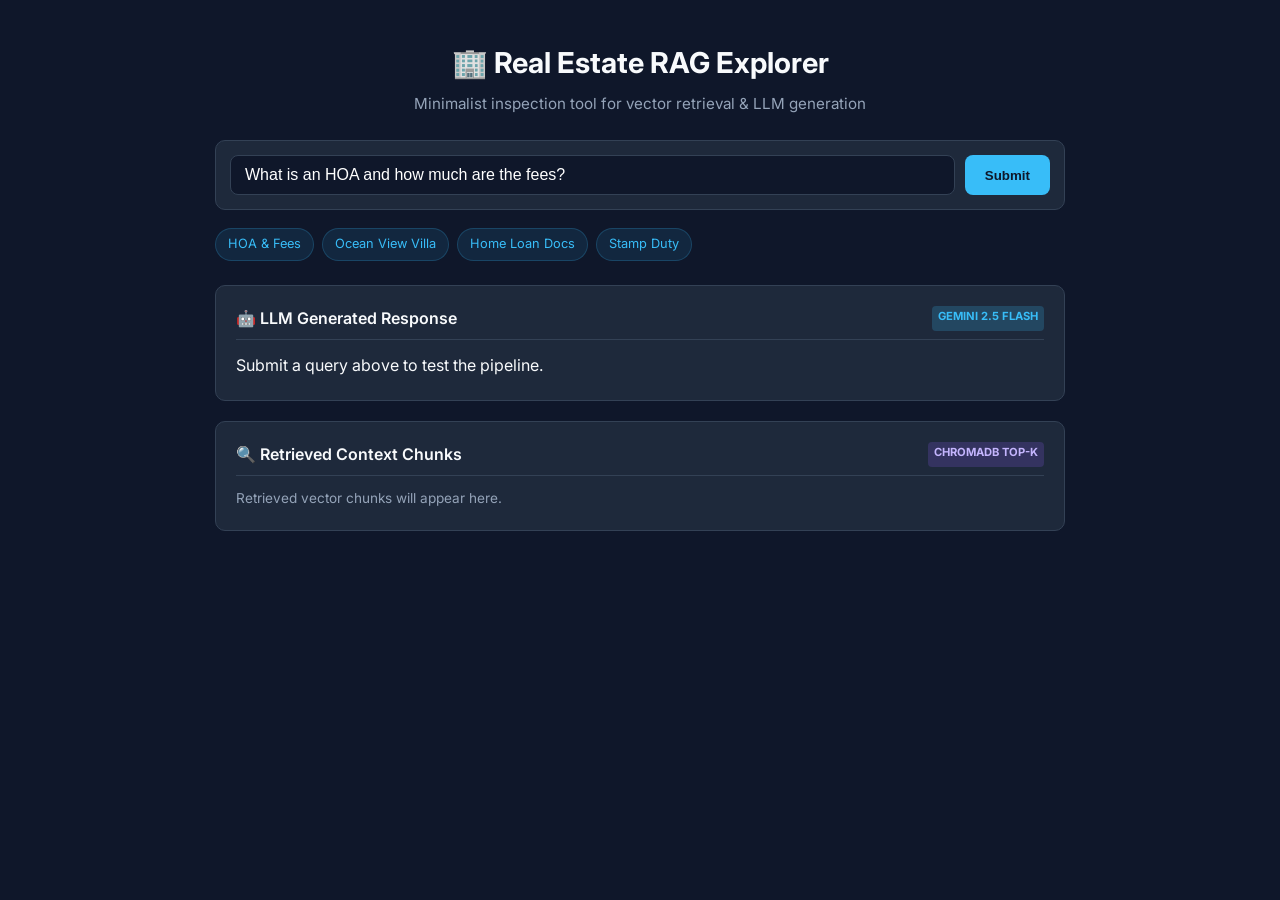
<file: frontend/index_minimal.html>
<!DOCTYPE html>
<html lang="en">
<head>
    <meta charset="UTF-8">
    <meta name="viewport" content="width=device-width, initial-scale=1.0">
    <title>Real Estate RAG Explorer (Minimal)</title>
    <link href="https://fonts.googleapis.com/css2?family=Inter:wght@400;500;600;700&family=Fira+Code:wght@400;500&display=swap" rel="stylesheet">
    <style>
        :root {
            --bg: #0f172a;
            --card-bg: #1e293b;
            --border: #334155;
            --accent: #38bdf8;
            --text-main: #f8fafc;
            --text-muted: #94a3b8;
            --prop-tag: #8b5cf6;
            --kb-tag: #10b981;
        }
        * { box-sizing: border-box; margin: 0; padding: 0; }
        body {
            font-family: 'Inter', sans-serif;
            background: var(--bg);
            color: var(--text-main);
            padding: 40px 20px;
            line-height: 1.6;
        }
        .container { max-width: 850px; margin: 0 auto; }
        header { text-align: center; margin-bottom: 24px; }
        h1 { font-size: 1.8rem; margin-bottom: 6px; }
        p.subtitle { color: var(--text-muted); font-size: 0.95rem; }
        .search-box {
            background: var(--card-bg);
            border: 1px solid var(--border);
            border-radius: 10px;
            padding: 14px;
            display: flex;
            gap: 10px;
            margin-bottom: 18px;
        }
        input[type="text"] {
            flex: 1;
            background: #0f172a;
            border: 1px solid var(--border);
            border-radius: 8px;
            padding: 10px 14px;
            color: #fff;
            font-size: 1rem;
            outline: none;
        }
        button {
            background: var(--accent);
            color: #0f172a;
            font-weight: 600;
            border: none;
            border-radius: 8px;
            padding: 10px 20px;
            cursor: pointer;
        }
        .pills { display: flex; gap: 8px; flex-wrap: wrap; margin-bottom: 24px; }
        .pill {
            background: rgba(56, 189, 248, 0.1);
            color: var(--accent);
            border: 1px solid rgba(56, 189, 248, 0.2);
            border-radius: 20px;
            padding: 5px 12px;
            font-size: 0.8rem;
            cursor: pointer;
        }
        .card {
            background: var(--card-bg);
            border: 1px solid var(--border);
            border-radius: 10px;
            padding: 20px;
            margin-bottom: 20px;
        }
        .card-header {
            font-weight: 600;
            margin-bottom: 12px;
            padding-bottom: 8px;
            border-bottom: 1px solid var(--border);
            display: flex;
            justify-content: space-between;
        }
        .answer-content { font-size: 1rem; line-height: 1.7; white-space: pre-wrap; }
        .chunk-item {
            background: #0f172a;
            border: 1px solid var(--border);
            border-radius: 6px;
            padding: 10px;
            font-size: 0.82rem;
            font-family: 'Fira Code', monospace;
            margin-bottom: 10px;
            white-space: pre-wrap;
        }
        .chunk-item.prop { border-left: 3px solid var(--prop-tag); }
        .chunk-item.kb { border-left: 3px solid var(--kb-tag); }
        .tag { font-size: 0.7rem; font-weight: 700; text-transform: uppercase; padding: 2px 6px; border-radius: 4px; }
        .tag-gen { background: rgba(56, 189, 248, 0.2); color: var(--accent); }
        .tag-ret { background: rgba(139, 92, 246, 0.2); color: #c4b5fd; }
    </style>
</head>
<body>
    <div class="container">
        <header>
            <h1>🏢 Real Estate RAG Explorer</h1>
            <p class="subtitle">Minimalist inspection tool for vector retrieval & LLM generation</p>
        </header>

        <div class="search-box">
            <input type="text" id="queryInput" placeholder="Ask about properties, loans, HOA..." value="What is an HOA and how much are the fees?">
            <button id="askBtn" onclick="runRAG()">Submit</button>
        </div>

        <div class="pills">
            <span class="pill" onclick="setQuery('What is an HOA and how much are the fees?')">HOA & Fees</span>
            <span class="pill" onclick="setQuery('Show me luxury villas with ocean view')">Ocean View Villa</span>
            <span class="pill" onclick="setQuery('What documents do I need for a home loan in India?')">Home Loan Docs</span>
            <span class="pill" onclick="setQuery('What is the stamp duty rate in West Bengal?')">Stamp Duty</span>
        </div>

        <div class="card">
            <div class="card-header">
                <span>🤖 LLM Generated Response</span>
                <span class="tag tag-gen">Gemini 2.5 Flash</span>
            </div>
            <div id="answerArea" class="answer-content">Submit a query above to test the pipeline.</div>
        </div>

        <div class="card">
            <div class="card-header">
                <span>🔍 Retrieved Context Chunks</span>
                <span class="tag tag-ret">ChromaDB Top-K</span>
            </div>
            <div id="retrievedArea">
                <p style="color: var(--text-muted); font-size: 0.85rem;">Retrieved vector chunks will appear here.</p>
            </div>
        </div>
    </div>

    <script>
        const BACKEND_URL = "http://127.0.0.1:8000";

        function setQuery(t) {
            document.getElementById("queryInput").value = t;
            runRAG();
        }

        async function runRAG() {
            const input = document.getElementById("queryInput");
            const q = input.value.trim();
            if (!q) return;

            const btn = document.getElementById("askBtn");
            const ans = document.getElementById("answerArea");
            const ret = document.getElementById("retrievedArea");

            btn.disabled = true;
            ans.textContent = "Retrieving & generating...";
            ret.innerHTML = "";

            try {
                const res = await fetch(`${BACKEND_URL}/api/chat`, {
                    method: "POST",
                    headers: { "Content-Type": "application/json" },
                    body: JSON.stringify({ query: q })
                });
                const data = await res.json();
                ans.textContent = data.answer;

                const props = data.retrieved_context.properties || [];
                const kb = data.retrieved_context.knowledge_chunks || [];

                let html = "";
                props.forEach((p, idx) => {
                    html += `<div class="chunk-item prop"><strong>[Property Listing #${idx+1}]</strong>\n${escapeHtml(p)}</div>`;
                });
                kb.forEach((k, idx) => {
                    html += `<div class="chunk-item kb"><strong>[Knowledge Chunk #${idx+1}]</strong>\n${escapeHtml(k)}</div>`;
                });
                ret.innerHTML = html || "<p style='color:#94a3b8'>No chunks retrieved.</p>";
            } catch (err) {
                ans.textContent = "Error: " + err.message;
            } finally {
                btn.disabled = false;
            }
        }

        function escapeHtml(s) {
            return s.replace(/&/g, "&amp;").replace(/</g, "&lt;").replace(/>/g, "&gt;");
        }
        document.getElementById("queryInput").addEventListener("keypress", (e) => {
            if (e.key === "Enter") runRAG();
        });
    </script>
</body>
</html>
</file>
<file: frontend/widget.css>
/* --------------------------------------------------
   🎨 GLOBAL STYLES & VARIABLE TOKENS
   -------------------------------------------------- */
:root {
    /* Color Palette */
    --primary: #4f46e5;         /* Rich Indigo */
    --primary-hover: #3730a3;
    --primary-light: #e0e7ff;
    --accent: #d97706;          /* Warm Gold/Amber */
    --accent-hover: #b45309;
    --bg-light: #f8fafc;        /* Soft Slate white */
    --text-dark: #0f172a;       /* Deep Slate */
    --text-muted: #64748b;      /* Slate Grey */
    --border-color: #e2e8f0;    /* Light grey border */
    
    /* Dark Theme / Glassmorphism Tokens for Chatbot */
    --chat-bg: rgba(15, 23, 42, 0.88); /* Semi-transparent dark slate */
    --chat-border: rgba(255, 255, 255, 0.08);
    --chat-bubble-bot: rgba(30, 41, 59, 0.9);
    --chat-bubble-user: #4f46e5;
    
    /* Layout Tokens */
    --font-sans: 'Inter', sans-serif;
    --font-heading: 'Outfit', sans-serif;
    --transition: all 0.3s cubic-bezier(0.4, 0, 0.2, 1);
    --shadow-md: 0 4px 6px -1px rgb(0 0 0 / 0.1), 0 2px 4px -2px rgb(0 0 0 / 0.1);
    --shadow-xl: 0 20px 25px -5px rgb(0 0 0 / 0.1), 0 8px 10px -6px rgb(0 0 0 / 0.1);
    --shadow-glow: 0 0 15px rgba(79, 70, 229, 0.4);
}

* {
    margin: 0;
    padding: 0;
    box-box: border-box;
    box-sizing: border-box;
}

html {
    scroll-behavior: smooth;
}

body {
    font-family: var(--font-sans);
    background-color: var(--bg-light);
    color: var(--text-dark);
    line-height: 1.6;
    overflow-x: hidden;
}

h1, h2, h3, h4, .nav-logo {
    font-family: var(--font-heading);
    font-weight: 700;
}

/* --------------------------------------------------
   🏢 NAVBAR & HEADER
   -------------------------------------------------- */
.navbar {
    position: fixed;
    top: 0;
    left: 0;
    width: 100%;
    height: 70px;
    background: rgba(255, 255, 255, 0.85);
    backdrop-filter: blur(12px);
    border-bottom: 1px solid var(--border-color);
    z-index: 100;
    display: flex;
    align-items: center;
}

.nav-container {
    width: 100%;
    max-width: 1200px;
    margin: 0 auto;
    padding: 0 24px;
    display: flex;
    justify-content: space-between;
    align-items: center;
}

.nav-logo {
    font-size: 1.4rem;
    color: var(--text-dark);
    text-decoration: none;
    display: flex;
    align-items: center;
    gap: 8px;
    letter-spacing: -0.5px;
}

.logo-icon {
    color: var(--primary);
    font-size: 1.6rem;
}

.nav-menu {
    display: flex;
    gap: 32px;
}

.nav-link {
    text-decoration: none;
    color: var(--text-muted);
    font-weight: 500;
    transition: var(--transition);
}

.nav-link:hover {
    color: var(--primary);
}

.nav-cta {
    background-color: var(--primary);
    color: white;
    border: none;
    padding: 8px 16px;
    border-radius: 8px;
    font-weight: 500;
    cursor: pointer;
    display: flex;
    align-items: center;
    gap: 8px;
    transition: var(--transition);
}

.nav-cta:hover {
    background-color: var(--primary-hover);
    box-shadow: var(--shadow-glow);
}

/* --------------------------------------------------
   🌄 HERO SECTION
   -------------------------------------------------- */
.hero-section {
    position: relative;
    padding-top: 150px;
    padding-bottom: 100px;
    background: radial-gradient(circle at 10% 20%, rgba(216, 241, 230, 0.46) 0.1%, rgba(233, 226, 226, 0.28) 90.1%), linear-gradient(135deg, #e0e7ff 0%, #fae8ff 100%);
    text-align: center;
    display: flex;
    justify-content: center;
    align-items: center;
}

.hero-content {
    max-width: 800px;
    padding: 0 24px;
    z-index: 2;
}

.hero-tag {
    background-color: white;
    color: var(--primary);
    padding: 6px 16px;
    border-radius: 50px;
    font-size: 0.85rem;
    font-weight: 600;
    box-shadow: var(--shadow-md);
    display: inline-block;
    margin-bottom: 24px;
    border: 1px solid var(--primary-light);
}

.hero-title {
    font-size: 3rem;
    line-height: 1.15;
    color: var(--text-dark);
    margin-bottom: 16px;
    letter-spacing: -1px;
}

.hero-subtitle {
    font-size: 1.1rem;
    color: var(--text-muted);
    margin-bottom: 40px;
}

/* Hero Search Bar Integration */
.search-bar-container {
    background-color: white;
    padding: 8px;
    border-radius: 12px;
    box-shadow: var(--shadow-xl);
    display: flex;
    align-items: center;
    max-width: 650px;
    margin: 0 auto;
    border: 1px solid var(--border-color);
}

.search-input-wrapper {
    flex: 1;
    display: flex;
    align-items: center;
    padding-left: 16px;
    gap: 12px;
}

.search-icon {
    color: var(--text-muted);
    font-size: 1.1rem;
}

.search-bar-container input {
    width: 100%;
    border: none;
    outline: none;
    font-size: 1rem;
    color: var(--text-dark);
    font-family: var(--font-sans);
}

.search-btn {
    background-color: var(--primary);
    color: white;
    border: none;
    padding: 12px 24px;
    border-radius: 8px;
    font-weight: 600;
    cursor: pointer;
    transition: var(--transition);
}

.search-btn:hover {
    background-color: var(--primary-hover);
}

/* --------------------------------------------------
   🏷️ FEATURED PROPERTIES SECTION
   -------------------------------------------------- */
.listings-section {
    padding: 80px 24px;
    max-width: 1200px;
    margin: 0 auto;
}

.section-header {
    text-align: center;
    margin-bottom: 48px;
}

.section-tag {
    color: var(--accent);
    font-weight: 600;
    text-transform: uppercase;
    font-size: 0.8rem;
    letter-spacing: 2px;
}

.section-title {
    font-size: 2.2rem;
    color: var(--text-dark);
    margin-top: 8px;
    margin-bottom: 12px;
}

.accent-line {
    width: 60px;
    height: 4px;
    background-color: var(--accent);
    margin: 0 auto;
    border-radius: 10px;
}

.listings-grid {
    display: grid;
    grid-template-columns: repeat(auto-fit, minmax(320px, 1fr));
    gap: 32px;
}

.property-card {
    background-color: white;
    border-radius: 16px;
    overflow: hidden;
    box-shadow: var(--shadow-md);
    transition: var(--transition);
    border: 1px solid var(--border-color);
}

.property-card:hover {
    transform: translateY(-8px);
    box-shadow: var(--shadow-xl);
}

.property-image-placeholder {
    height: 200px;
    position: relative;
    display: flex;
    align-items: flex-end;
    padding: 16px;
}

/* Custom CSS Gradients for Placeholders */
.prop-img-townhouse {
    background: linear-gradient(185deg, rgba(79, 70, 229, 0.4), rgba(15, 23, 42, 0.9)), url('data:image/svg+xml;utf8,<svg xmlns="http://www.w3.org/2000/svg" width="100" height="100" viewBox="0 0 24 24" fill="none" stroke="white" stroke-width="1"><path d="M3 9l9-7 9 7v11a2 2 0 0 1-2 2H5a2 2 0 0 1-2-2z"></path><polyline points="9 22 9 12 15 12 15 22"></polyline></svg>') no-repeat center;
    background-size: cover;
}

.prop-img-villa {
    background: linear-gradient(185deg, rgba(217, 119, 6, 0.4), rgba(15, 23, 42, 0.9)), url('data:image/svg+xml;utf8,<svg xmlns="http://www.w3.org/2000/svg" width="100" height="100" viewBox="0 0 24 24" fill="none" stroke="white" stroke-width="1"><path d="M12 2L2 7l10 5 10-5-10-5zM2 17l10 5 10-5M2 12l10 5 10-5"></path></svg>') no-repeat center;
    background-size: cover;
}

.prop-img-loft {
    background: linear-gradient(185deg, rgba(6, 182, 212, 0.4), rgba(15, 23, 42, 0.9)), url('data:image/svg+xml;utf8,<svg xmlns="http://www.w3.org/2000/svg" width="100" height="100" viewBox="0 0 24 24" fill="none" stroke="white" stroke-width="1"><rect x="3" y="3" width="18" height="18" rx="2" ry="2"></rect><line x1="9" y1="3" x2="9" y2="21"></line></svg>') no-repeat center;
    background-size: cover;
}

.badge-price {
    background-color: var(--accent);
    color: white;
    font-weight: 700;
    padding: 6px 12px;
    border-radius: 8px;
    font-size: 0.95rem;
    box-shadow: var(--shadow-md);
}

.badge-tag {
    position: absolute;
    top: 16px;
    right: 16px;
    background-color: rgba(15, 23, 42, 0.7);
    backdrop-filter: blur(4px);
    color: white;
    padding: 4px 10px;
    border-radius: 6px;
    font-size: 0.75rem;
    font-weight: 600;
}

.property-details {
    padding: 24px;
}

.property-title {
    font-size: 1.15rem;
    color: var(--text-dark);
    margin-bottom: 8px;
}

.property-location {
    font-size: 0.85rem;
    color: var(--text-muted);
    margin-bottom: 16px;
}

.property-features {
    display: flex;
    justify-content: space-between;
    padding-top: 16px;
    border-top: 1px solid var(--border-color);
    margin-bottom: 20px;
    font-size: 0.85rem;
    color: var(--text-muted);
}

.property-features i {
    color: var(--primary);
    margin-right: 4px;
}

.card-btn {
    width: 100%;
    background-color: var(--primary-light);
    color: var(--primary);
    border: none;
    padding: 10px;
    border-radius: 8px;
    font-weight: 600;
    cursor: pointer;
    transition: var(--transition);
    display: flex;
    align-items: center;
    justify-content: center;
    gap: 8px;
}

.card-btn:hover {
    background-color: var(--primary);
    color: white;
}

/* --------------------------------------------------
   💬 RAG CHATBOT UI WIDGET
   -------------------------------------------------- */
/* Floating Toggle Button */
.chat-trigger-btn {
    position: fixed;
    bottom: 24px;
    right: 24px;
    width: 60px;
    height: 60px;
    border-radius: 50%;
    background: linear-gradient(135deg, var(--primary) 0%, #312e81 100%);
    color: white;
    border: none;
    cursor: pointer;
    box-shadow: 0 10px 25px rgba(79, 70, 229, 0.4);
    z-index: 999;
    display: flex;
    align-items: center;
    justify-content: center;
    font-size: 1.5rem;
    transition: transform 0.3s cubic-bezier(0.175, 0.885, 0.32, 1.275), box-shadow 0.3s, background 0.3s;
}

.chat-trigger-btn:hover {
    transform: scale(1.1);
    box-shadow: 0 15px 30px rgba(79, 70, 229, 0.6);
}

.chat-trigger-btn .close-icon {
    font-size: 1.4rem;
}

.hidden {
    display: none !important;
}

/* Notification pulse ring */
.pulse-ring {
    position: absolute;
    top: 0;
    left: 0;
    width: 100%;
    height: 100%;
    border-radius: 50%;
    border: 2px solid var(--primary);
    animation: pulse 2.5s infinite;
    pointer-events: none;
}

@keyframes pulse {
    0% { transform: scale(1); opacity: 1; }
    50% { opacity: 0.4; }
    100% { transform: scale(1.4); opacity: 0; }
}

.notification-badge {
    position: absolute;
    top: -2px;
    right: -2px;
    background-color: var(--accent);
    color: white;
    font-size: 0.7rem;
    font-weight: 700;
    width: 18px;
    height: 18px;
    border-radius: 50%;
    display: flex;
    align-items: center;
    justify-content: center;
    border: 2px solid white;
}

/* Chat Drawer Box */
.chat-drawer {
    position: fixed;
    bottom: 100px;
    right: 24px;
    width: 400px;
    height: 600px;
    background: var(--chat-bg);
    backdrop-filter: blur(16px);
    -webkit-backdrop-filter: blur(16px);
    border: 1px solid var(--chat-border);
    border-radius: 20px;
    box-shadow: var(--shadow-xl), 0 0 30px rgba(0, 0, 0, 0.2);
    z-index: 998;
    display: flex;
    flex-direction: column;
    overflow: hidden;
    transform: translateY(30px) scale(0.95);
    opacity: 0;
    pointer-events: none;
    transition: transform 0.3s cubic-bezier(0.34, 1.56, 0.64, 1), opacity 0.3s;
}

.chat-drawer.open {
    transform: translateY(0) scale(1);
    opacity: 1;
    pointer-events: all;
}

/* Chat Header */
.chat-header {
    background: rgba(30, 41, 59, 0.7);
    padding: 16px 20px;
    border-bottom: 1px solid var(--chat-border);
    display: flex;
    justify-content: space-between;
    align-items: center;
}

.chat-agent-info {
    display: flex;
    align-items: center;
    gap: 12px;
}

.agent-avatar {
    width: 40px;
    height: 40px;
    background: linear-gradient(135deg, var(--primary) 0%, #1e1b4b 100%);
    border-radius: 50%;
    display: flex;
    align-items: center;
    justify-content: center;
    color: white;
    font-size: 1.1rem;
    position: relative;
    border: 1px solid rgba(255, 255, 255, 0.1);
}

.status-dot {
    position: absolute;
    bottom: 0;
    right: 0;
    width: 10px;
    height: 10px;
    border-radius: 50%;
    border: 2px solid var(--chat-bg);
}

.status-dot.online {
    background-color: #10b981; /* Emerald Green */
}

.agent-text h4 {
    color: white;
    font-size: 0.95rem;
    font-weight: 600;
}

.agent-text p {
    color: rgba(255, 255, 255, 0.5);
    font-size: 0.75rem;
}

.chat-close-btn {
    background: none;
    border: none;
    color: rgba(255, 255, 255, 0.6);
    font-size: 1rem;
    cursor: pointer;
    width: 32px;
    height: 32px;
    border-radius: 50%;
    display: flex;
    align-items: center;
    justify-content: center;
    transition: var(--transition);
}

.chat-close-btn:hover {
    background: rgba(255, 255, 255, 0.05);
    color: white;
}

/* Chat Messages Feed */
.chat-messages {
    flex: 1;
    padding: 20px;
    overflow-y: auto;
    display: flex;
    flex-direction: column;
    gap: 16px;
    scroll-behavior: smooth;
}

/* Custom Scrollbar for Chat Box */
.chat-messages::-webkit-scrollbar {
    width: 6px;
}
.chat-messages::-webkit-scrollbar-track {
    background: transparent;
}
.chat-messages::-webkit-scrollbar-thumb {
    background: rgba(255, 255, 255, 0.1);
    border-radius: 10px;
}

.msg-bubble {
    max-width: 85%;
    display: flex;
    flex-direction: column;
    gap: 4px;
    animation: bubbleIn 0.25s cubic-bezier(0.4, 0, 0.2, 1);
}

@keyframes bubbleIn {
    from { transform: translateY(10px) scale(0.96); opacity: 0; }
    to { transform: translateY(0) scale(1); opacity: 1; }
}

.msg-bubble.bot {
    align-self: flex-start;
}

.msg-bubble.user {
    align-self: flex-end;
}

.message-content {
    padding: 12px 16px;
    border-radius: 16px;
    font-size: 0.9rem;
    line-height: 1.4;
    word-break: break-word;
}

.msg-bubble.bot .message-content {
    background-color: var(--chat-bubble-bot);
    color: #e2e8f0;
    border-bottom-left-radius: 4px;
    border: 1px solid rgba(255, 255, 255, 0.04);
}

.msg-bubble.user .message-content {
    background-color: var(--chat-bubble-user);
    color: white;
    border-bottom-right-radius: 4px;
}

.msg-timestamp {
    font-size: 0.7rem;
    color: rgba(255, 255, 255, 0.35);
    padding: 0 4px;
}

.msg-bubble.user .msg-timestamp {
    align-self: flex-end;
}

/* Citation property badges inside text */
.prop-badge {
    background-color: rgba(217, 119, 6, 0.2);
    border: 1px solid rgba(217, 119, 6, 0.4);
    color: #f59e0b;
    padding: 2px 6px;
    border-radius: 6px;
    font-weight: 600;
    font-size: 0.8rem;
    cursor: pointer;
    display: inline-flex;
    align-items: center;
    gap: 4px;
    margin: 0 2px;
    transition: var(--transition);
}
.prop-badge:hover {
    background-color: var(--accent);
    color: white;
}

/* 🏢 Horizontal Citation Cards Area inside Bot responses */
.citation-container {
    width: 100%;
    margin-top: 8px;
    display: flex;
    flex-direction: column;
    gap: 6px;
    animation: bubbleIn 0.3s ease;
}

.citation-title-text {
    font-size: 0.75rem;
    color: var(--accent);
    font-weight: 600;
    text-transform: uppercase;
    letter-spacing: 0.5px;
    padding: 0 4px;
}

.citation-row {
    display: flex;
    gap: 12px;
    overflow-x: auto;
    padding: 4px 4px 10px 4px;
    width: 100%;
}

.citation-row::-webkit-scrollbar {
    height: 4px;
}
.citation-row::-webkit-scrollbar-thumb {
    background: rgba(255, 255, 255, 0.15);
    border-radius: 10px;
}

.mini-prop-card {
    min-width: 200px;
    max-width: 200px;
    background: rgba(30, 41, 59, 0.95);
    border: 1px solid rgba(255, 255, 255, 0.08);
    border-radius: 10px;
    padding: 10px;
    display: flex;
    flex-direction: column;
    gap: 4px;
    cursor: pointer;
    transition: var(--transition);
}

.mini-prop-card:hover {
    border-color: var(--primary);
    transform: translateY(-2px);
}

.mini-prop-title {
    font-size: 0.8rem;
    color: white;
    white-space: nowrap;
    overflow: hidden;
    text-overflow: ellipsis;
    font-weight: 500;
}

.mini-prop-price {
    font-size: 0.85rem;
    font-weight: 700;
    color: var(--accent);
}

.mini-prop-meta {
    font-size: 0.7rem;
    color: rgba(255, 255, 255, 0.5);
    display: flex;
    justify-content: space-between;
}

/* Suggestion Chips Panel */
.suggestion-chips {
    padding: 10px 16px;
    display: flex;
    gap: 8px;
    overflow-x: auto;
    border-top: 1px solid var(--chat-border);
    background: rgba(15, 23, 42, 0.4);
}

.suggestion-chips::-webkit-scrollbar {
    height: 0px; /* Hide scrollbar but allow swipe */
}

.chip {
    background: rgba(255, 255, 255, 0.05);
    color: rgba(255, 255, 255, 0.7);
    border: 1px solid rgba(255, 255, 255, 0.1);
    padding: 6px 12px;
    border-radius: 50px;
    font-size: 0.75rem;
    white-space: nowrap;
    cursor: pointer;
    transition: var(--transition);
}

.chip:hover {
    background: rgba(79, 70, 229, 0.2);
    border-color: var(--primary);
    color: white;
}

/* Chat Input Footer Area */
.chat-input-area {
    padding: 16px 20px;
    border-top: 1px solid var(--chat-border);
    background: rgba(30, 41, 59, 0.5);
}

.chat-input-area form {
    display: flex;
    gap: 10px;
    align-items: center;
}

.chat-input-area input {
    flex: 1;
    background: rgba(15, 23, 42, 0.6);
    border: 1px solid var(--chat-border);
    border-radius: 10px;
    padding: 10px 16px;
    color: white;
    font-size: 0.9rem;
    outline: none;
    transition: var(--transition);
}

.chat-input-area input:focus {
    border-color: var(--primary);
    box-shadow: 0 0 10px rgba(79, 70, 229, 0.25);
}

.chat-send-btn {
    width: 40px;
    height: 40px;
    border-radius: 10px;
    background-color: var(--primary);
    color: white;
    border: none;
    cursor: pointer;
    display: flex;
    align-items: center;
    justify-content: center;
    font-size: 1rem;
    transition: var(--transition);
}

.chat-send-btn:hover {
    background-color: var(--primary-hover);
    transform: scale(1.05);
}

/* Bouncing Dots Typing Indicator */
.typing-indicator {
    display: flex;
    align-items: center;
    gap: 4px;
    padding: 4px 8px;
}

.typing-dot {
    width: 6px;
    height: 6px;
    background-color: rgba(255, 255, 255, 0.5);
    border-radius: 50%;
    animation: typingBounce 1.4s infinite ease-in-out both;
}

.typing-dot:nth-child(1) { animation-delay: -0.32s; }
.typing-dot:nth-child(2) { animation-delay: -0.16s; }

@keyframes typingBounce {
    0%, 80%, 100% { transform: scale(0); }
    40% { transform: scale(1.0); }
}

/* --------------------------------------------------
   📱 RESPONSIVE MEDIA QUERIES
   -------------------------------------------------- */
@media (max-width: 768px) {
    .nav-menu {
        display: none;
    }
    .hero-title {
        font-size: 2.2rem;
    }
    .search-bar-container {
        flex-direction: column;
        padding: 12px;
        gap: 12px;
    }
    .search-input-wrapper {
        width: 100%;
        padding-left: 8px;
    }
    .search-btn {
        width: 100%;
    }
    .chat-drawer {
        width: calc(100% - 32px);
        height: calc(100% - 100px);
        bottom: 80px;
        right: 16px;
    }
}
</file>
